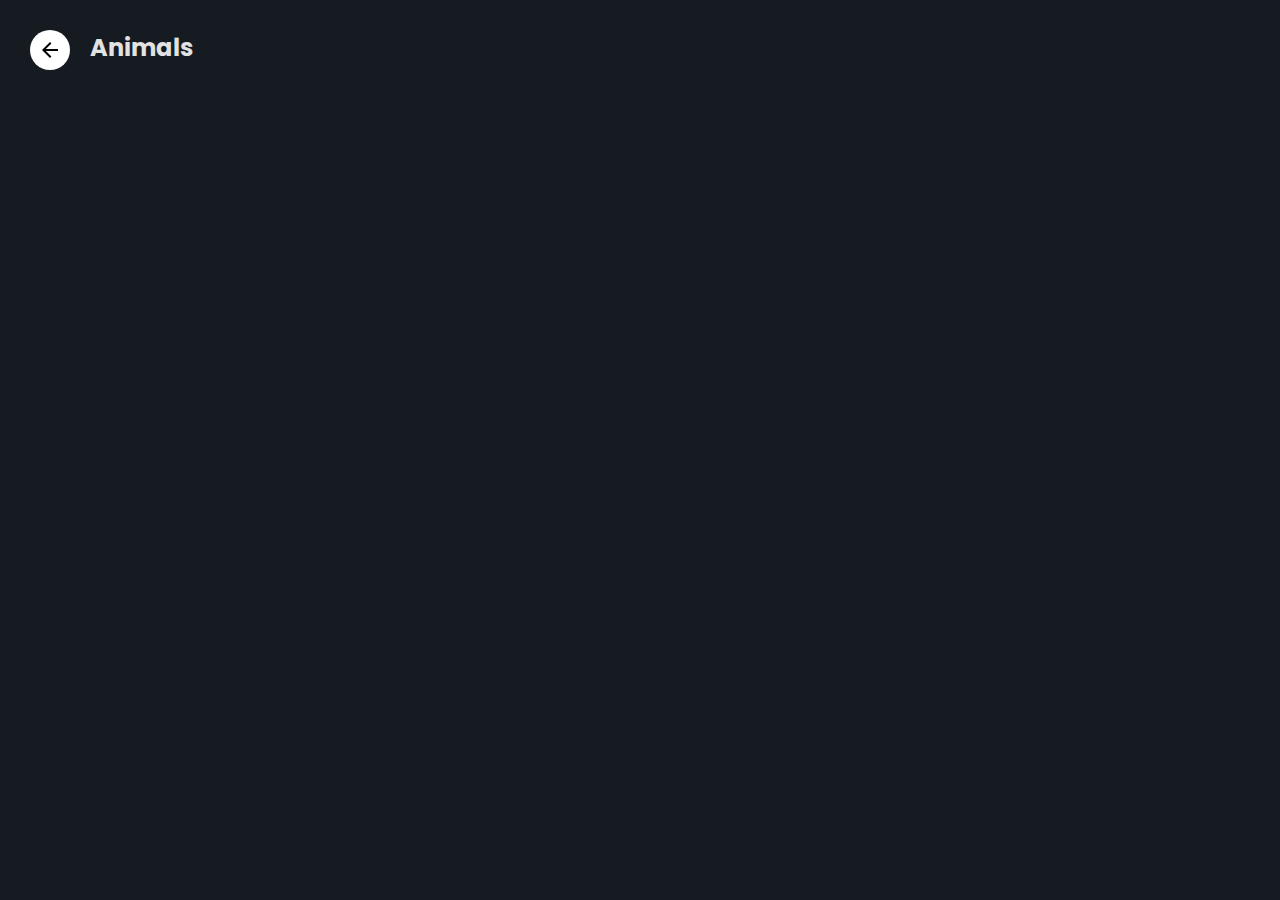
<file: animals.html>
<!DOCTYPE html>
<html lang="en">

<head>
    <meta charset="UTF-8">
    <meta name="viewport" content="width=device-width, initial-scale=1.0">
    <title>animals</title>
    <link rel="stylesheet" href="style.css">
    <link rel="shortcut icon" href="images/logo.png" type="image/x-icon">
</head>

<body>
    <header>
        <nav>
            <div class="links"> <a href="/IG-Image-Gallery/photos.html"><svg xmlns="http://www.w3.org/2000/svg" height="24px"
                        viewBox="0 -960 960 960" width="24px" fill="black">
                        <path d="m313-440 224 224-57 56-320-320 320-320 57 56-224 224h487v80H313Z" />
                    </svg></a>
                <h2>Animals</h2>
            </div>
        </nav>
    </header>

    <main>
        <section>
            <div class="gallery">
            </div>
        </section>
    </main>


</body>



<script>
    const API_KEY = "KuYPltiInS50eJHTtCBnDHoXAlgOeOPcSWmRwvdZxCc5VHVVzYpNN4NL";
    const gallery = document.querySelector(".gallery");

    async function loadCategory(category = "nature") {
        const url = `https://api.pexels.com/v1/search?query=${category}&per_page=50`;
        const response = await fetch(url, { headers: { Authorization: API_KEY } });
        const data = await response.json();

        gallery.innerHTML = data.photos
            .map(photo => `<div class="item"><img src="${photo.src.landscape}" alt="${photo.photographer}"> </div>`)
            .join('');
    }

    loadCategory("animals");

    setTimeout(() => {
        const images = document.querySelectorAll(".item img");

        images.forEach(img => {
            img.addEventListener("click", () => {
                // Create overlay
                const overlay = document.createElement("div");
                overlay.classList.add("overlay");

                // Add zoomed image + close button
                overlay.innerHTML = `
      <div class="overlay-content">
        <button class="close-btn" title="Close">
          <svg xmlns="http://www.w3.org/2000/svg" 
               viewBox="0 0 24 24" width="28" height="28" fill="#2e2e2e">
            <path d="M18 6L6 18M6 6l12 12" stroke="white" stroke-width="2" stroke-linecap="round"/>
          </svg>
        </button>
        <img src="${img.src}" class="zoomed">
        <button class="download-btn" title="Download Image" >Download</button>
      </div>
    `;

                document.body.appendChild(overlay);

                // Close when button clicked
                const closeBtn = overlay.querySelector(".close-btn");
                closeBtn.addEventListener("click", () => overlay.remove());

                // Also close when user clicks outside image area
                overlay.addEventListener("click", (e) => {
                    if (e.target === overlay) overlay.remove();
                });

                const downloadBtn = document.querySelector(".download-btn");
                const zoomedImg = document.querySelector(".zoomed");

                downloadBtn.addEventListener("click", async () => {
                    const imageURL = zoomedImg.src;
                    const fileName = "gallery-image-" + Date.now() + ".jpg";

                    try {
                        const response = await fetch(imageURL);
                        const blob = await response.blob();
                        const link = document.createElement("a");
                        link.href = URL.createObjectURL(blob);
                        link.download = fileName;
                        link.click();
                        URL.revokeObjectURL(link.href); // cleanup memory
                    } catch (error) {
                        alert("Download failed 😕");
                    }
                });
            });
        });
    }, 4000);
</script>


</html>
</file>
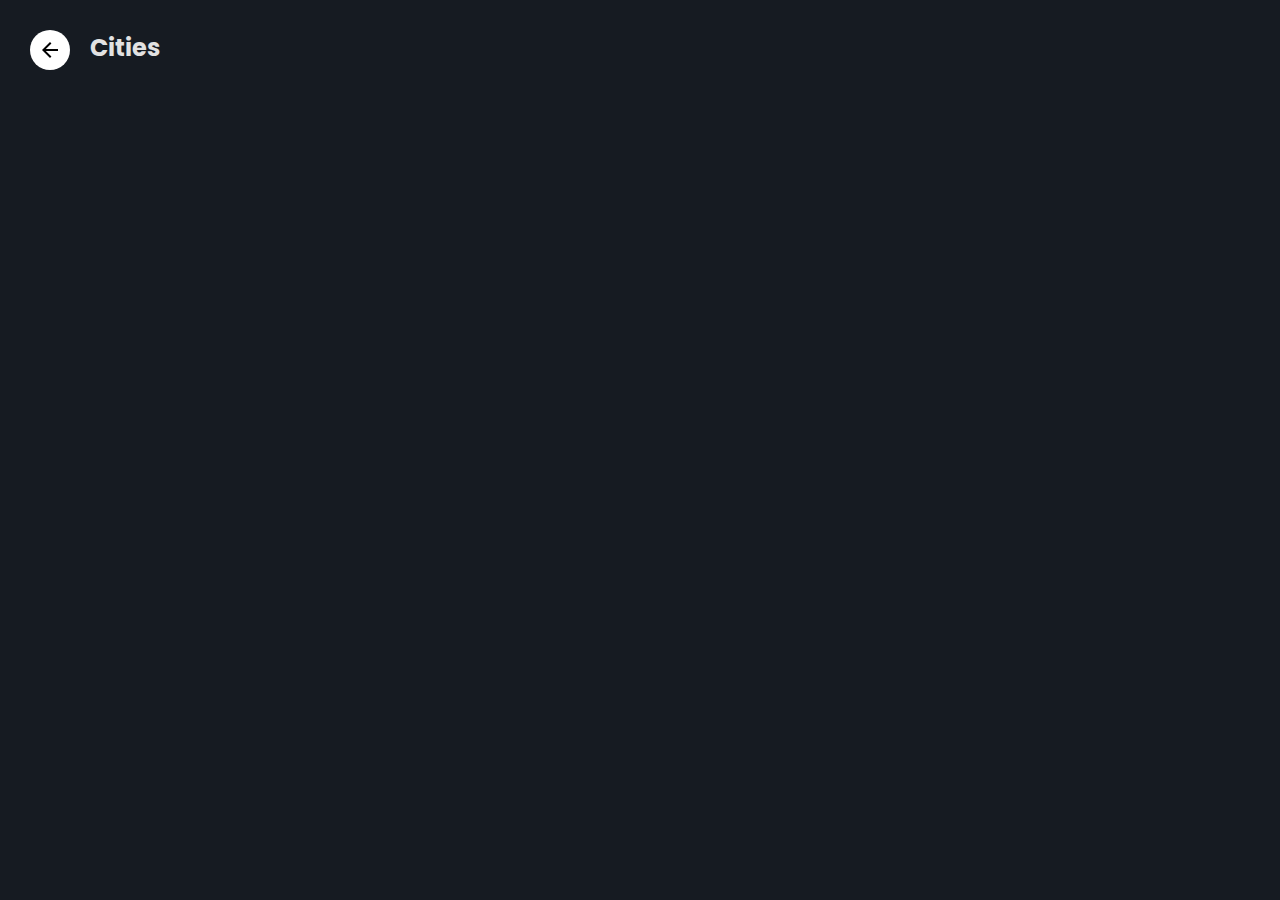
<file: cities.html>
<!DOCTYPE html>
<html lang="en">

<head>
    <meta charset="UTF-8">
    <meta name="viewport" content="width=device-width, initial-scale=1.0">
    <title>Cities</title>
    <link rel="stylesheet" href="style.css">
    <link rel="shortcut icon" href="images/logo.png" type="image/x-icon">
</head>

<body>
    <header>
        <nav>
            <div class="links"> <a href="/IG-Image-Gallery/photos.html"><svg xmlns="http://www.w3.org/2000/svg" height="24px"
                        viewBox="0 -960 960 960" width="24px" fill="black">
                        <path d="m313-440 224 224-57 56-320-320 320-320 57 56-224 224h487v80H313Z" />
                    </svg></a>
                <h2>Cities</h2>
            </div>


        </nav>
    </header>

    <main>
        <section>
            <div class="gallery">
            </div>
        </section>
    </main>


</body>



<script>
    const API_KEY = "KuYPltiInS50eJHTtCBnDHoXAlgOeOPcSWmRwvdZxCc5VHVVzYpNN4NL";
    const gallery = document.querySelector(".gallery");

    async function loadCategory(category = "nature") {
        const url = `https://api.pexels.com/v1/search?query=${category}&per_page=50`;
        const response = await fetch(url, { headers: { Authorization: API_KEY } });
        const data = await response.json();

        gallery.innerHTML = data.photos
            .map(photo => `<div class="item"><img src="${photo.src.landscape}" alt="${photo.photographer}"> </div>`)
            .join('');
    }

    loadCategory("cities");

    setTimeout(() => {
        const images = document.querySelectorAll(".item img");

        images.forEach(img => {
            img.addEventListener("click", () => {
                // Create overlay
                const overlay = document.createElement("div");
                overlay.classList.add("overlay");

                // Add zoomed image + close button
                overlay.innerHTML = `
      <div class="overlay-content">
        <button class="close-btn" title="Close">
          <svg xmlns="http://www.w3.org/2000/svg" 
               viewBox="0 0 24 24" width="28" height="28" fill="white">
            <path d="M18 6L6 18M6 6l12 12" stroke="white" stroke-width="2" stroke-linecap="round"/>
          </svg>
        </button>
        <img src="${img.src}" class="zoomed">
        <button class="download-btn" title="Download Image" >Download</button>
      </div>
    `;

                document.body.appendChild(overlay);

                // Close when button clicked
                const closeBtn = overlay.querySelector(".close-btn");
                closeBtn.addEventListener("click", () => overlay.remove());

                // Also close when user clicks outside image area
                overlay.addEventListener("click", (e) => {
                    if (e.target === overlay) overlay.remove();
                });

                const downloadBtn = document.querySelector(".download-btn");
                const zoomedImg = document.querySelector(".zoomed");

                downloadBtn.addEventListener("click", async () => {
                    const imageURL = zoomedImg.src;
                    const fileName = "gallery-image-" + Date.now() + ".jpg";

                    try {
                        const response = await fetch(imageURL);
                        const blob = await response.blob();
                        const link = document.createElement("a");
                        link.href = URL.createObjectURL(blob);
                        link.download = fileName;
                        link.click();
                        URL.revokeObjectURL(link.href); // cleanup memory
                    } catch (error) {
                        alert("Download failed 😕");
                    }
                });
            });
        });
    }, 4000);
</script>


</html>
</file>
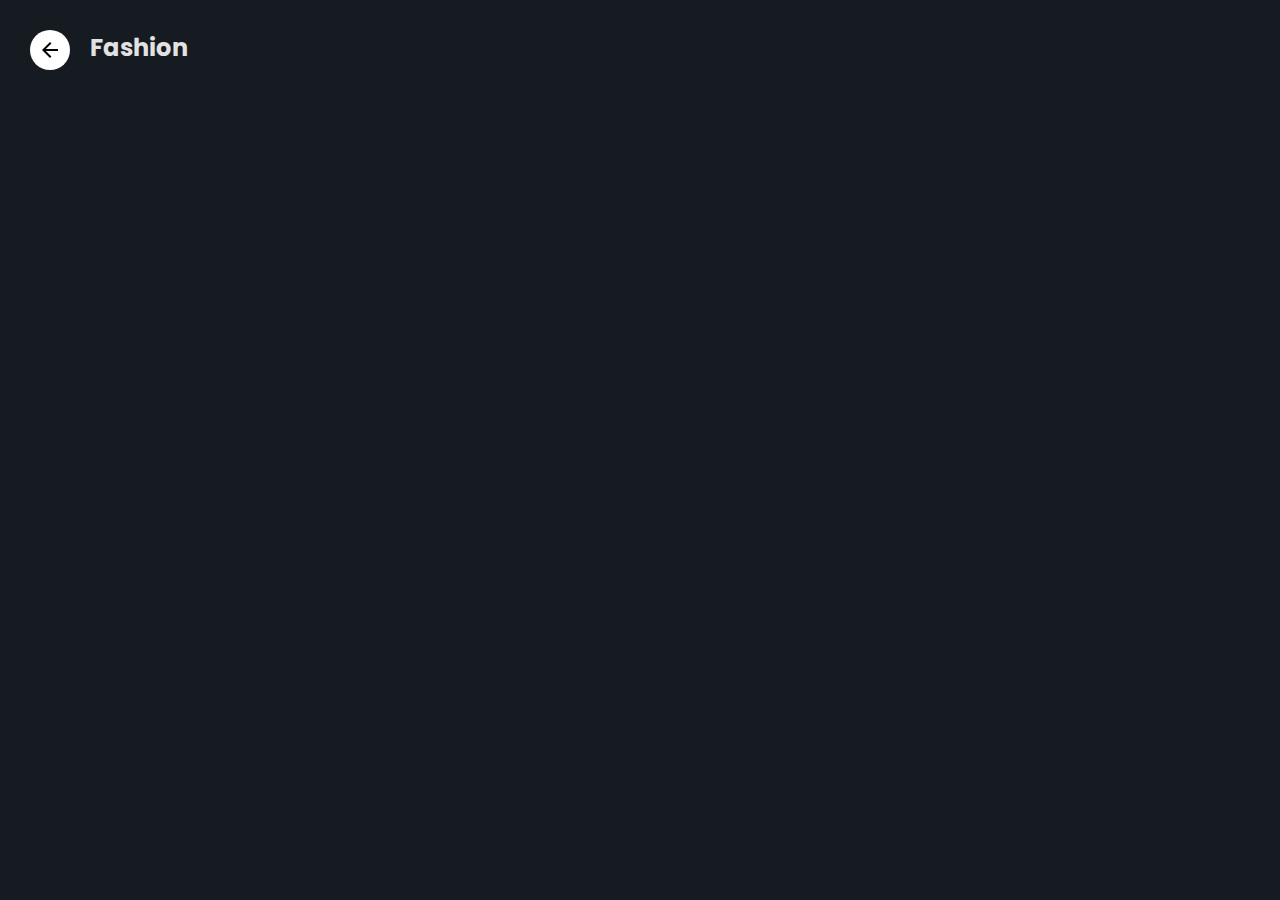
<file: fashion.html>
<!DOCTYPE html>
<html lang="en">

<head>
    <meta charset="UTF-8">
    <meta name="viewport" content="width=device-width, initial-scale=1.0">
    <title>Fashion</title>
    <link rel="stylesheet" href="style.css">
    <link rel="shortcut icon" href="images/logo.png" type="image/x-icon">
</head>

<body>
    <header>
        <nav>
            <div class="links"> <a href="/IG-Image-Gallery/photos.html"><svg xmlns="http://www.w3.org/2000/svg" height="24px"
                        viewBox="0 -960 960 960" width="24px" fill="black">
                        <path d="m313-440 224 224-57 56-320-320 320-320 57 56-224 224h487v80H313Z" />
                    </svg></a>
                <h2>Fashion</h2>
            </div>
        </nav>
    </header>

    <main>
        <section>
            <div class="gallery">
            </div>
        </section>
    </main>


</body>



<script>
    const API_KEY = "KuYPltiInS50eJHTtCBnDHoXAlgOeOPcSWmRwvdZxCc5VHVVzYpNN4NL";
    const gallery = document.querySelector(".gallery");

    async function loadCategory(category = "nature") {
        const url = `https://api.pexels.com/v1/search?query=${category}&per_page=50`;
        const response = await fetch(url, { headers: { Authorization: API_KEY } });
        const data = await response.json();

        gallery.innerHTML = data.photos
            .map(photo => `<div class="item"><img src="${photo.src.landscape}" alt="${photo.photographer}"> </div>`)
            .join('');
    }

    loadCategory("fashion");

    setTimeout(() => {
        const images = document.querySelectorAll(".item img");

        images.forEach(img => {
            img.addEventListener("click", () => {
                // Create overlay
                const overlay = document.createElement("div");
                overlay.classList.add("overlay");

                // Add zoomed image + close button
                overlay.innerHTML = `
      <div class="overlay-content">
        <button class="close-btn" title="Close">
          <svg xmlns="http://www.w3.org/2000/svg" 
               viewBox="0 0 24 24" width="28" height="28" fill="#2e2e2e">
            <path d="M18 6L6 18M6 6l12 12" stroke="white" stroke-width="2" stroke-linecap="round"/>
          </svg>
        </button>
        <img src="${img.src}" class="zoomed">
        <button class="download-btn" title="Download Image" >Download</button>
      </div>
    `;

                document.body.appendChild(overlay);

                // Close when button clicked
                const closeBtn = overlay.querySelector(".close-btn");
                closeBtn.addEventListener("click", () => overlay.remove());

                // Also close when user clicks outside image area
                overlay.addEventListener("click", (e) => {
                    if (e.target === overlay) overlay.remove();
                });

                const downloadBtn = document.querySelector(".download-btn");
                const zoomedImg = document.querySelector(".zoomed");

                downloadBtn.addEventListener("click", async () => {
                    const imageURL = zoomedImg.src;
                    const fileName = "gallery-image-" + Date.now() + ".jpg";

                    try {
                        const response = await fetch(imageURL);
                        const blob = await response.blob();
                        const link = document.createElement("a");
                        link.href = URL.createObjectURL(blob);
                        link.download = fileName;
                        link.click();
                        URL.revokeObjectURL(link.href); // cleanup memory
                    } catch (error) {
                        alert("Download failed 😕");
                    }
                });
            });
        });
    }, 4000);
</script>


</html>
</file>
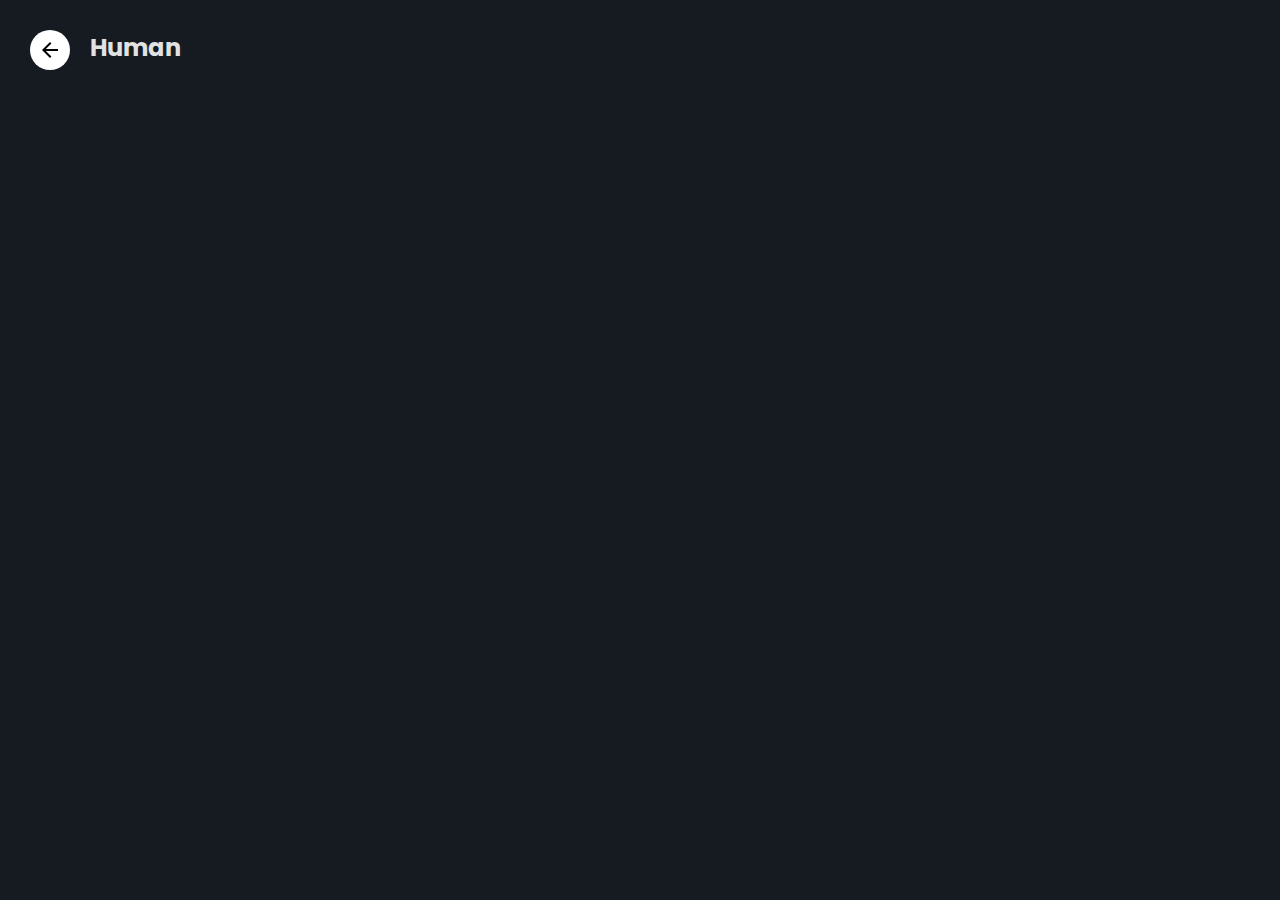
<file: human.html>
<!DOCTYPE html>
<html lang="en">

<head>
    <meta charset="UTF-8">
    <meta name="viewport" content="width=device-width, initial-scale=1.0">
    <title>People</title>
    <link rel="stylesheet" href="style.css">
    <link rel="shortcut icon" href="images/logo.png" type="image/x-icon">
</head>

<body>
    <header>
        <nav>
            <div class="links"> <a href="/IG-Image-Gallery/photos.html"><svg xmlns="http://www.w3.org/2000/svg" height="24px"
                        viewBox="0 -960 960 960" width="24px" fill="black">
                        <path d="m313-440 224 224-57 56-320-320 320-320 57 56-224 224h487v80H313Z" />
                    </svg></a>
                <h2>Human</h2>
            </div>
        </nav>
    </header>

    <main>
        <section>
            <div class="gallery">
            </div>
        </section>
    </main>


</body>


<script>
    const API_KEY = "KuYPltiInS50eJHTtCBnDHoXAlgOeOPcSWmRwvdZxCc5VHVVzYpNN4NL";
    const gallery = document.querySelector(".gallery");

    async function loadCategory(category = "nature") {
        const url = `https://api.pexels.com/v1/search?query=${category}&per_page=50`;
        const response = await fetch(url, { headers: { Authorization: API_KEY } });
        const data = await response.json();

        gallery.innerHTML = data.photos
            .map(photo => `<div class="item"><img src="${photo.src.landscape}" alt="${photo.photographer}"> </div>`)
            .join('');
    }

    loadCategory("human");

    setTimeout(() => {
        const images = document.querySelectorAll(".item img");

        images.forEach(img => {
            img.addEventListener("click", () => {
                // Create overlay
                const overlay = document.createElement("div");
                overlay.classList.add("overlay");

                // Add zoomed image + close button
                overlay.innerHTML = `
      <div class="overlay-content">
        <button class="close-btn" title="Close">
          <svg xmlns="http://www.w3.org/2000/svg" 
               viewBox="0 0 24 24" width="28" height="28" fill="#2e2e2e">
            <path d="M18 6L6 18M6 6l12 12" stroke="white" stroke-width="2" stroke-linecap="round"/>
          </svg>
        </button>
        <img src="${img.src}" class="zoomed">
        <button class="download-btn" title="Download Image" >Download</button>
      </div>
    `;

                document.body.appendChild(overlay);

                // Close when button clicked
                const closeBtn = overlay.querySelector(".close-btn");
                closeBtn.addEventListener("click", () => overlay.remove());

                // Also close when user clicks outside image area
                overlay.addEventListener("click", (e) => {
                    if (e.target === overlay) overlay.remove();
                });

                const downloadBtn = document.querySelector(".download-btn");
                const zoomedImg = document.querySelector(".zoomed");

                downloadBtn.addEventListener("click", async () => {
                    const imageURL = zoomedImg.src;
                    const fileName = "gallery-image-" + Date.now() + ".jpg";

                    try {
                        const response = await fetch(imageURL);
                        const blob = await response.blob();
                        const link = document.createElement("a");
                        link.href = URL.createObjectURL(blob);
                        link.download = fileName;
                        link.click();
                        URL.revokeObjectURL(link.href); // cleanup memory
                    } catch (error) {
                        alert("Download failed 😕");
                    }
                });
            });
        });
    }, 4000);
</script>


</html>
</file>
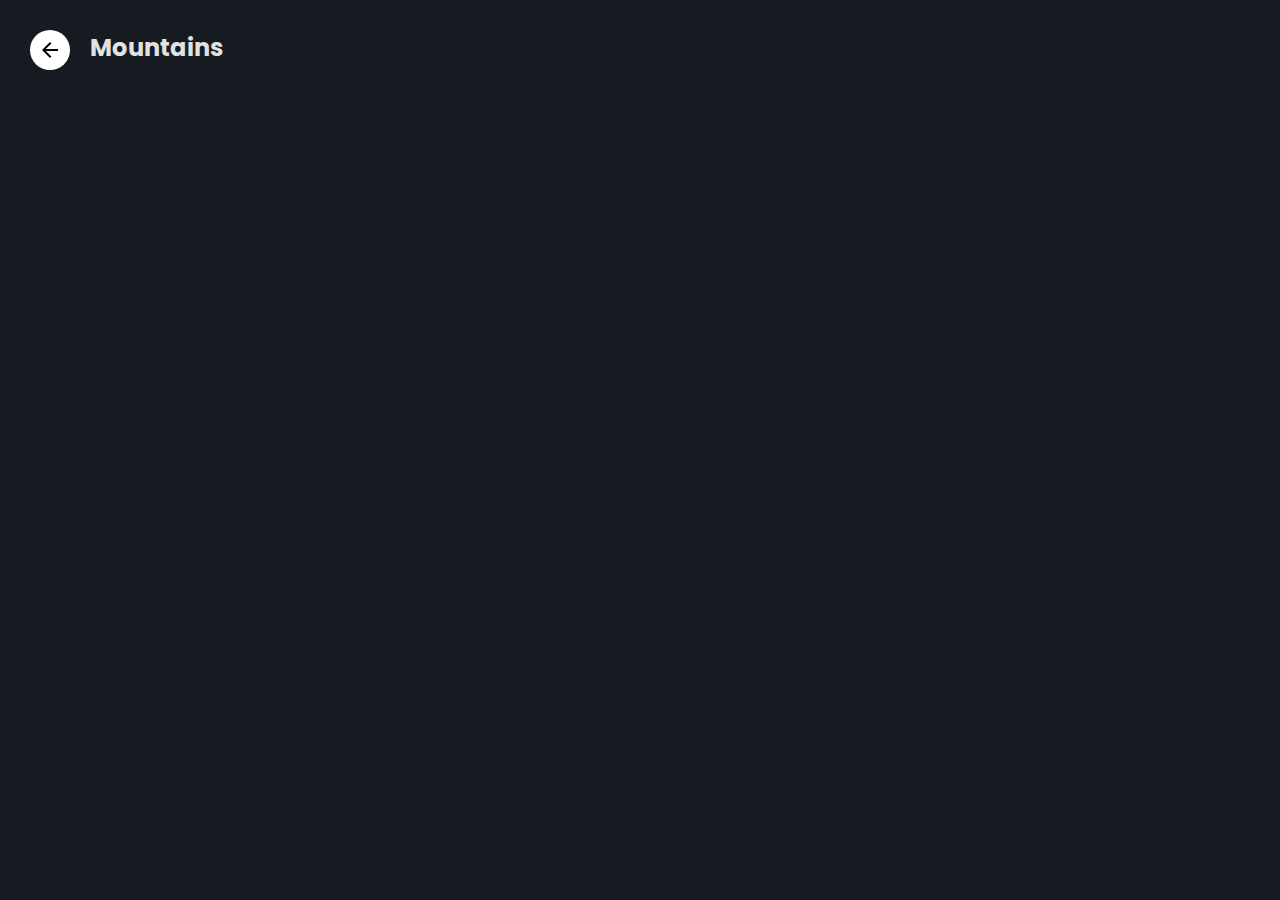
<file: mountains.html>
<!DOCTYPE html>
<html lang="en">

<head>
    <meta charset="UTF-8">
    <meta name="viewport" content="width=device-width, initial-scale=1.0">
    <title>Mountains</title>
    <link rel="stylesheet" href="style.css">
    <link rel="shortcut icon" href="images/logo.png" type="image/x-icon">
</head>

<body>

    <header>
        <nav>
            <div class="links"> <a href="/IG-Image-Gallery/photos.html"><svg xmlns="http://www.w3.org/2000/svg" height="24px"
                        viewBox="0 -960 960 960" width="24px" fill="black">
                        <path d="m313-440 224 224-57 56-320-320 320-320 57 56-224 224h487v80H313Z" />
                    </svg></a>
                <h2>Mountains</h2>
            </div>

        </nav>
    </header>

    <main>
        <section>
            <div class="gallery">
            </div>
        </section>
    </main>


</body>



<script>
    const API_KEY = "KuYPltiInS50eJHTtCBnDHoXAlgOeOPcSWmRwvdZxCc5VHVVzYpNN4NL";
    const gallery = document.querySelector(".gallery");

    async function loadCategory(category = "nature") {
        const url = `https://api.pexels.com/v1/search?query=${category}&per_page=50`;
        const response = await fetch(url, { headers: { Authorization: API_KEY } });
        const data = await response.json();

        gallery.innerHTML = data.photos
            .map(photo => `<div class="item"><img src="${photo.src.landscape}" alt="${photo.photographer}"> </div>`)
            .join('');
    }

    loadCategory("mountains");

    setTimeout(() => {
        const images = document.querySelectorAll(".item img");

        images.forEach(img => {
            img.addEventListener("click", () => {
                // Create overlay
                const overlay = document.createElement("div");
                overlay.classList.add("overlay");

                // Add zoomed image + close button
                overlay.innerHTML = `
      <div class="overlay-content">
        <button class="close-btn" title="Close">
          <svg xmlns="http://www.w3.org/2000/svg" 
               viewBox="0 0 24 24" width="28" height="28" fill="white">
            <path d="M18 6L6 18M6 6l12 12" stroke="white" stroke-width="2" stroke-linecap="round"/>
          </svg>
        </button>
        <img src="${img.src}" class="zoomed">
        <button class="download-btn" title="Download Image" >Download</button>
      </div>
    `;

                document.body.appendChild(overlay);

                // Close when button clicked
                const closeBtn = overlay.querySelector(".close-btn");
                closeBtn.addEventListener("click", () => overlay.remove());

                // Also close when user clicks outside image area
                overlay.addEventListener("click", (e) => {
                    if (e.target === overlay) overlay.remove();
                });

                const downloadBtn = document.querySelector(".download-btn");
                const zoomedImg = document.querySelector(".zoomed");

                downloadBtn.addEventListener("click", async () => {
                    const imageURL = zoomedImg.src;
                    const fileName = "gallery-image-" + Date.now() + ".jpg";

                    try {
                        const response = await fetch(imageURL);
                        const blob = await response.blob();
                        const link = document.createElement("a");
                        link.href = URL.createObjectURL(blob);
                        link.download = fileName;
                        link.click();
                        URL.revokeObjectURL(link.href); // cleanup memory
                    } catch (error) {
                        alert("Download failed 😕");
                    }
                });

            });
        });
    }, 4000);
</script>


</html>
</file>
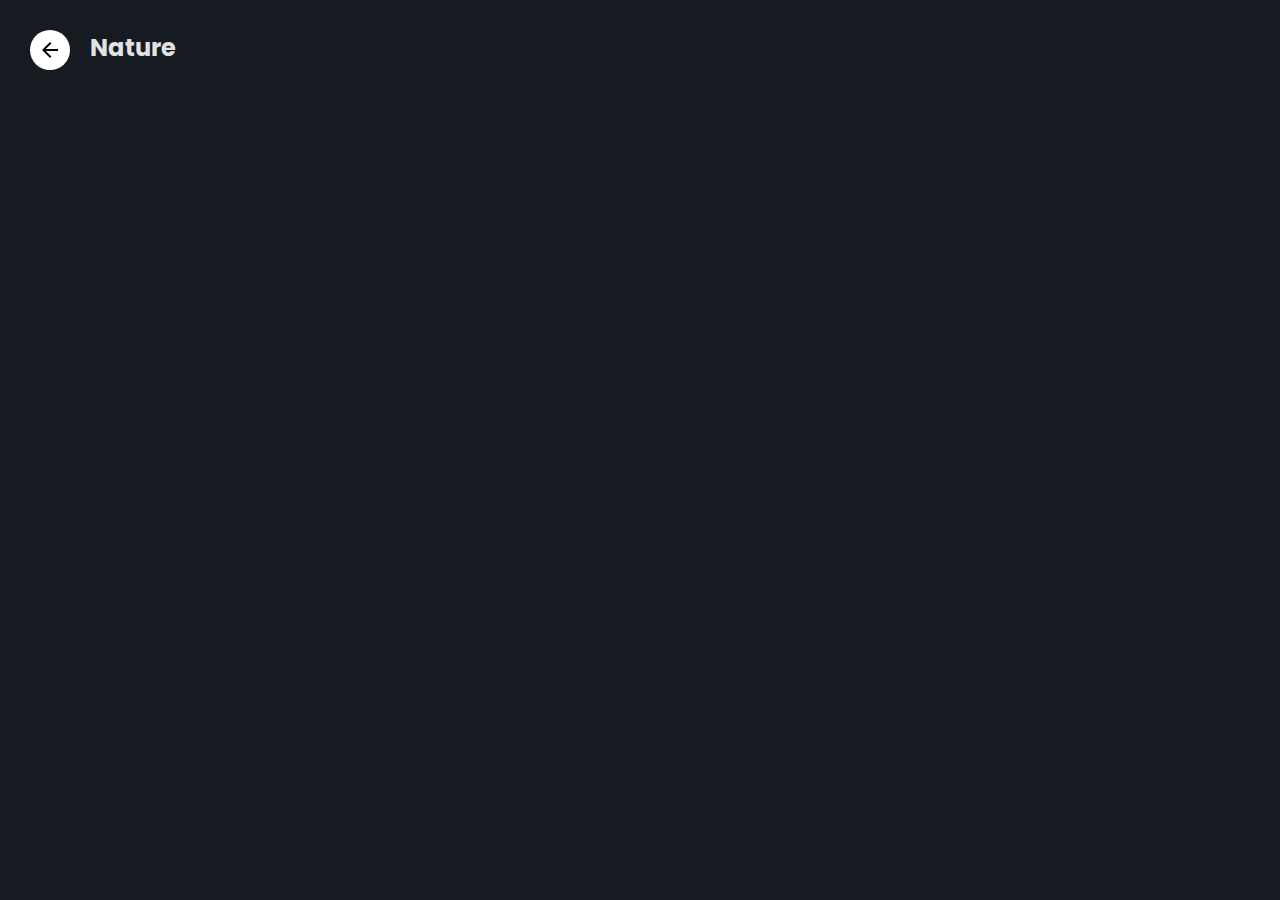
<file: nature.html>
<!DOCTYPE html>
<html lang="en">

<head>
    <meta charset="UTF-8">
    <meta name="viewport" content="width=device-width, initial-scale=1.0">
    <title>Nature</title>
    <link rel="stylesheet" href="style.css">
    <link rel="shortcut icon" href="images/logo.png" type="image/x-icon">
</head>

<body>

    <header>
        <nav>
            <div class="links"> <a href="/IG-Image-Gallery/photos.html"><svg xmlns="http://www.w3.org/2000/svg" height="24px"
                        viewBox="0 -960 960 960" width="24px" fill="black">
                        <path d="m313-440 224 224-57 56-320-320 320-320 57 56-224 224h487v80H313Z" />
                    </svg></a>
                <h2>Nature</h2>
            </div>


        </nav>
    </header>


    <main>
        <section>
            <div class="gallery">
            </div>
        </section>
    </main>


</body>



<script>
    const API_KEY = "KuYPltiInS50eJHTtCBnDHoXAlgOeOPcSWmRwvdZxCc5VHVVzYpNN4NL";
    const gallery = document.querySelector(".gallery");

    async function loadCategory(category = "nature") {
        const url = `https://api.pexels.com/v1/search?query=${category}&per_page=50`;
        const response = await fetch(url, { headers: { Authorization: API_KEY } });
        const data = await response.json();

        gallery.innerHTML = data.photos
            .map(photo => `<div class="item"><img src="${photo.src.landscape}" alt="${photo.photographer}"> </div>`)
            .join('');
    }

    loadCategory("nature");

    setTimeout(() => {
        const images = document.querySelectorAll(".item img");

        images.forEach(img => {
            img.addEventListener("click", () => {
                // Create overlay
                const overlay = document.createElement("div");
                overlay.classList.add("overlay");

                // Add zoomed image + close button
                overlay.innerHTML = `
      <div class="overlay-content">
        <button class="close-btn" title="Close">
          <svg xmlns="http://www.w3.org/2000/svg" 
               viewBox="0 0 24 24" width="28" height="28" fill="white">
            <path d="M18 6L6 18M6 6l12 12" stroke="white" stroke-width="2" stroke-linecap="round"/>
          </svg>
        </button>
        <img src="${img.src}" class="zoomed">
         <button class="download-btn" title="Download Image" >Download</button>
      </div>
    `;

                document.body.appendChild(overlay);

                // Close when button clicked
                const closeBtn = overlay.querySelector(".close-btn");
                closeBtn.addEventListener("click", () => overlay.remove());

                // Also close when user clicks outside image area
                overlay.addEventListener("click", (e) => {
                    if (e.target === overlay) overlay.remove();
                });

                const downloadBtn = document.querySelector(".download-btn");
                const zoomedImg = document.querySelector(".zoomed");

                downloadBtn.addEventListener("click", async () => {
                    const imageURL = zoomedImg.src;
                    const fileName = "gallery-image-" + Date.now() + ".jpg";

                    try {
                        const response = await fetch(imageURL);
                        const blob = await response.blob();
                        const link = document.createElement("a");
                        link.href = URL.createObjectURL(blob);
                        link.download = fileName;
                        link.click();
                        URL.revokeObjectURL(link.href); // cleanup memory
                    } catch (error) {
                        alert("Download failed 😕");
                    }
                });
            });




        });
    }, 4000);
</script>


</html>
</file>
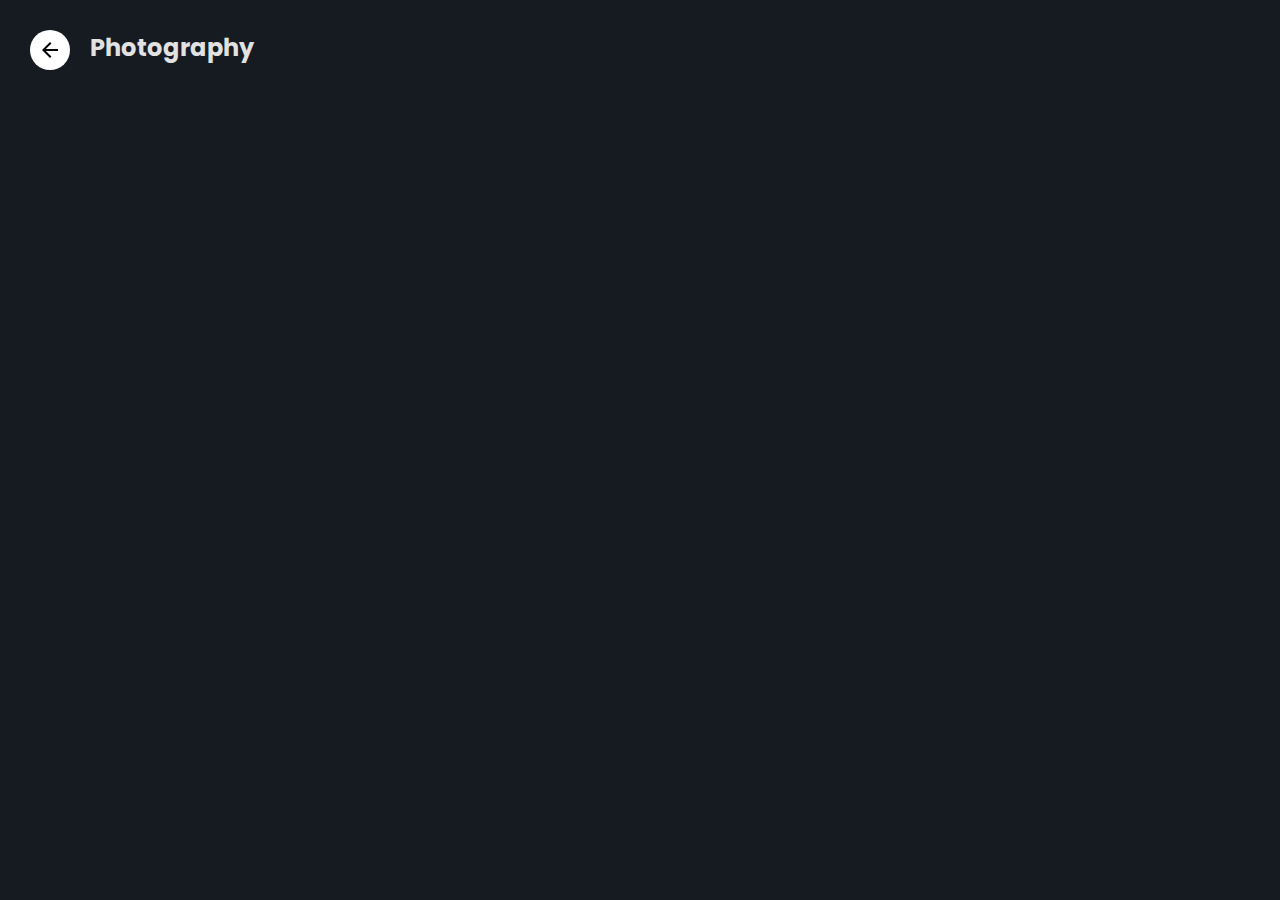
<file: photography.html>
<!DOCTYPE html>
<html lang="en">

<head>
    <meta charset="UTF-8">
    <meta name="viewport" content="width=device-width, initial-scale=1.0">
    <title>Photography</title>
    <link rel="stylesheet" href="style.css">
    <link rel="shortcut icon" href="images/logo.png" type="image/x-icon">
</head>

<body>
    <header>
        <nav>
            <div class="links"> <a href="/IG-Image-Gallery/photos.html"><svg xmlns="http://www.w3.org/2000/svg" height="24px"
                        viewBox="0 -960 960 960" width="24px" fill="black">
                        <path d="m313-440 224 224-57 56-320-320 320-320 57 56-224 224h487v80H313Z" />
                    </svg></a>
                <h2>Photography</h2>
            </div>


        </nav>
    </header>

    <main>
        <section>
            <div class="gallery">
            </div>
        </section>
    </main>


</body>



<script>
    const API_KEY = "KuYPltiInS50eJHTtCBnDHoXAlgOeOPcSWmRwvdZxCc5VHVVzYpNN4NL";
    const gallery = document.querySelector(".gallery");

    async function loadCategory(category = "nature") {
        const url = `https://api.pexels.com/v1/search?query=${category}&per_page=50`;
        const response = await fetch(url, { headers: { Authorization: API_KEY } });
        const data = await response.json();

        gallery.innerHTML = data.photos
            .map(photo => `<div class="item"><img src="${photo.src.landscape}" alt="${photo.photographer}"> </div>`)
            .join('');
    }

    // Bas ye line change karke category badal:
    loadCategory("photography");

    setTimeout(() => {
        const images = document.querySelectorAll(".item img");

        images.forEach(img => {
            img.addEventListener("click", () => {
                // Create overlay
                const overlay = document.createElement("div");
                overlay.classList.add("overlay");

                // Add zoomed image + close button
                overlay.innerHTML = `
      <div class="overlay-content">
        
        <img src="${img.src}" class="zoomed">
        <button class="download-btn" title="Download Image" >Download</button>
        <button class="close-btn" title="Close">
          <svg xmlns="http://www.w3.org/2000/svg" 
               viewBox="0 0 24 24" width="28" height="28">
            <path d="M18 6L6 18M6 6l12 12" stroke="white" stroke-width="2" stroke-linecap="round"/>
          </svg>
        </button>
      </div>
    `;

                document.body.appendChild(overlay);

                // Close when button clicked
                const closeBtn = overlay.querySelector(".close-btn");
                closeBtn.addEventListener("click", () => overlay.remove());

                // Also close when user clicks outside image area
                overlay.addEventListener("click", (e) => {
                    if (e.target === overlay) overlay.remove();
                });

                const downloadBtn = document.querySelector(".download-btn");
                const zoomedImg = document.querySelector(".zoomed");

                downloadBtn.addEventListener("click", async () => {
                    const imageURL = zoomedImg.src;
                    const fileName = "gallery-image-" + Date.now() + ".jpg";

                    try {
                        const response = await fetch(imageURL);
                        const blob = await response.blob();
                        const link = document.createElement("a");
                        link.href = URL.createObjectURL(blob);
                        link.download = fileName;
                        link.click();
                        URL.revokeObjectURL(link.href); // cleanup memory
                    } catch (error) {
                        alert("Download failed 😕");
                    }
                });
            });
        });
    }, 4000);
</script>


</html>
</file>
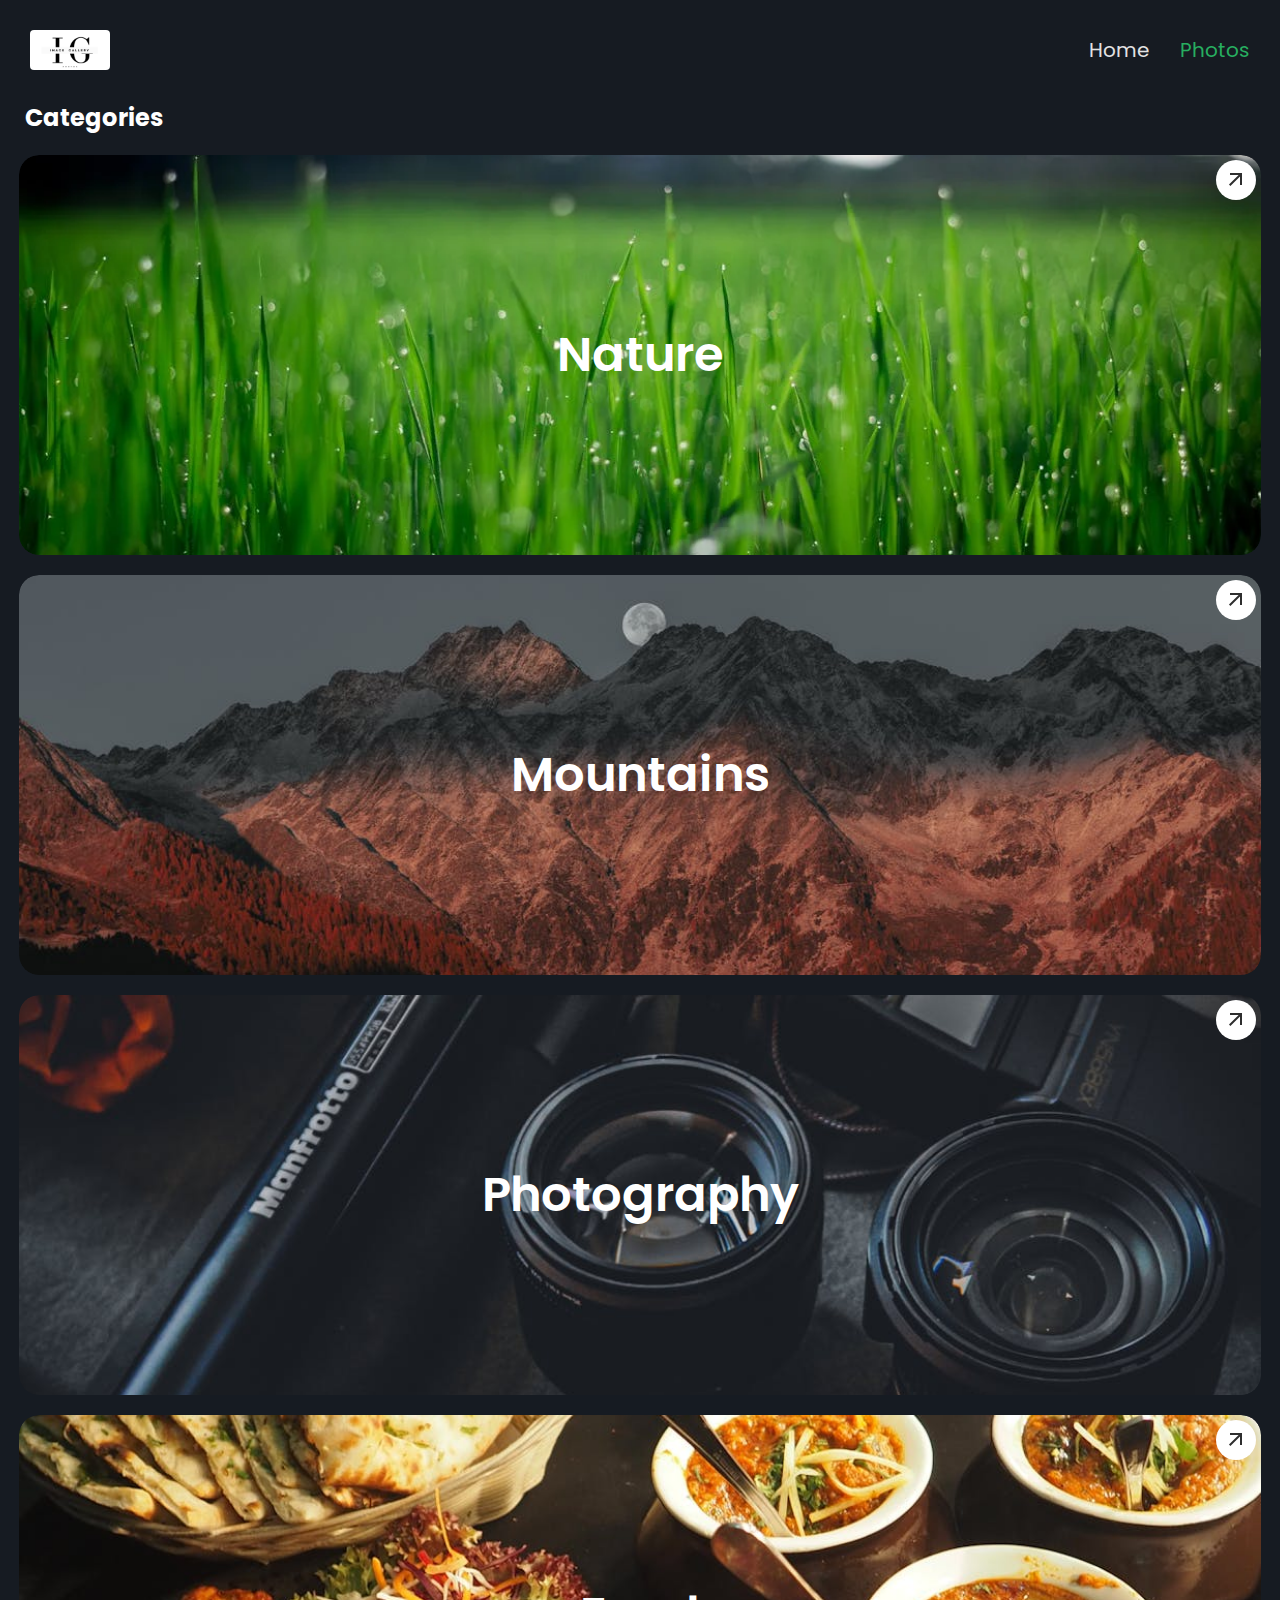
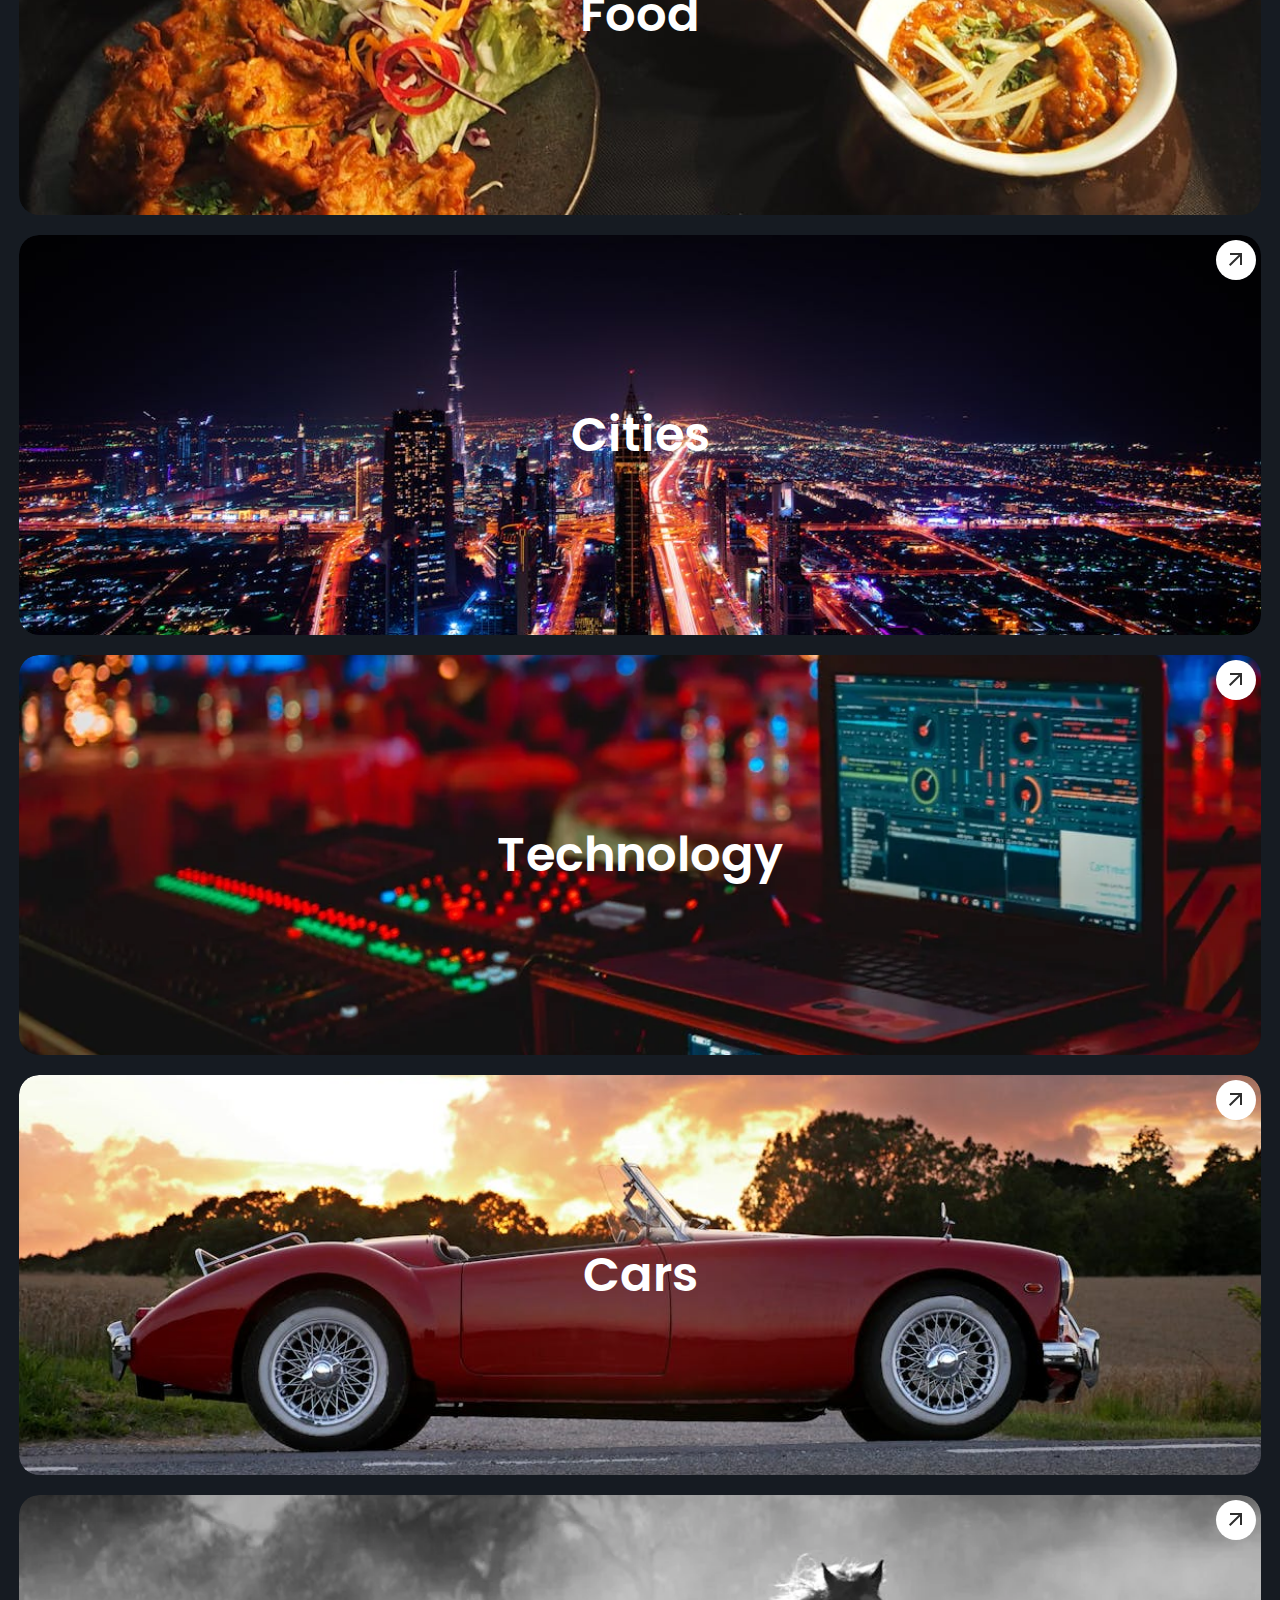
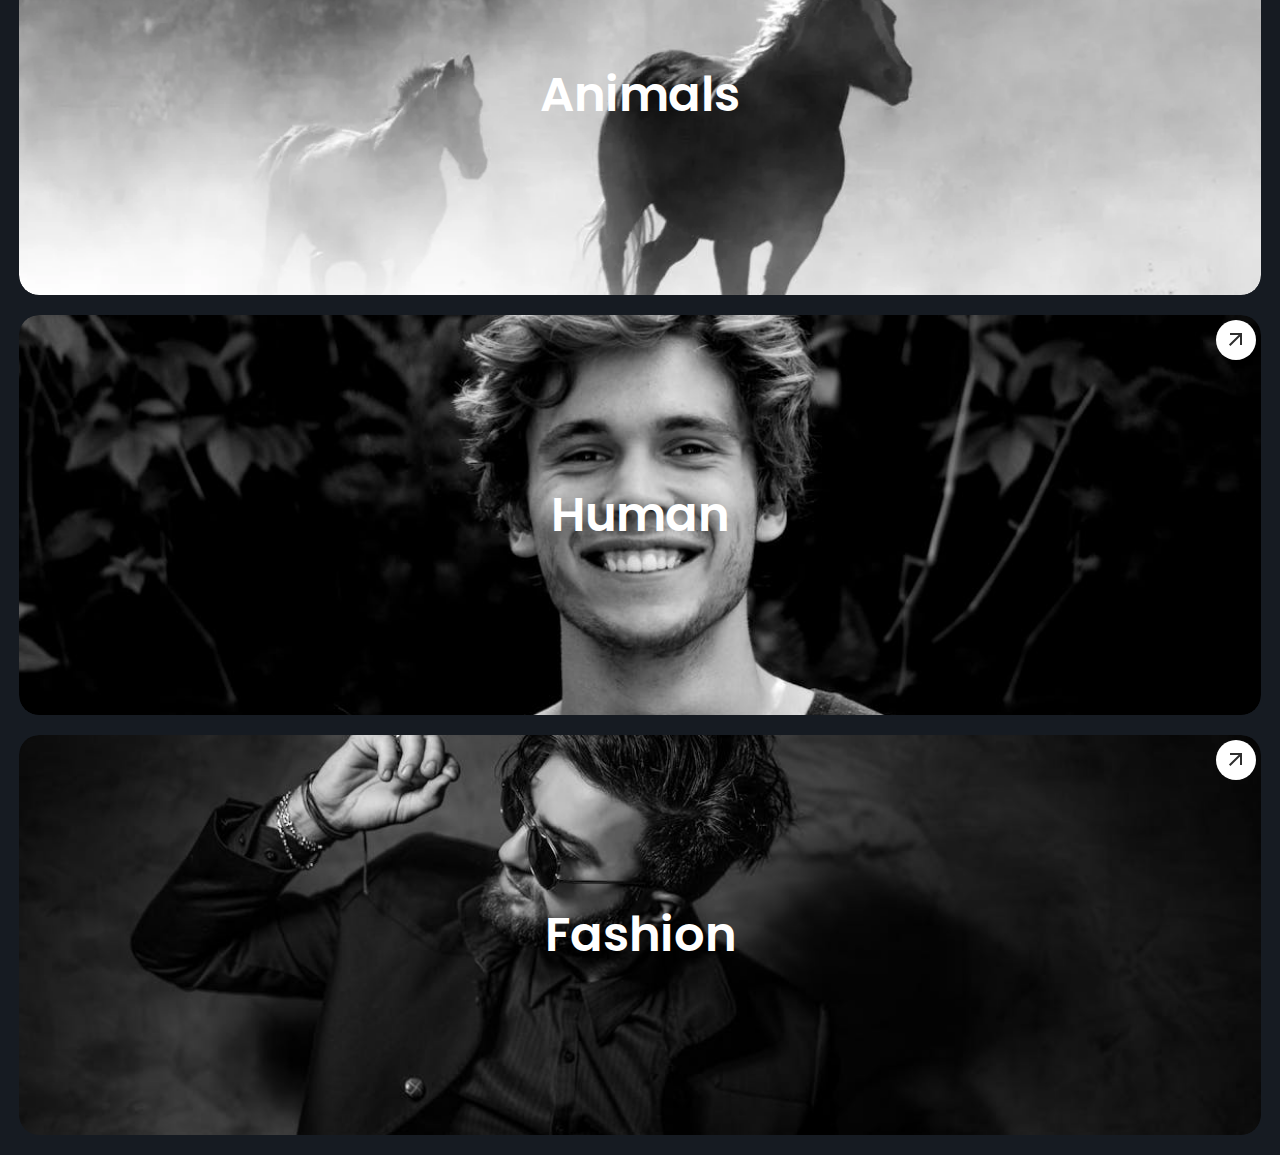
<file: photos.html>
<!DOCTYPE html>
<html lang="en">

<head>
    <meta charset="UTF-8">
    <meta name="viewport" content="width=device-width, initial-scale=1.0">
    <title>Image Gallery - Photos</title>
    <link rel="stylesheet" href="style.css">
    <link rel="shortcut icon" href="images/logo.png" type="image/x-icon">
</head>

<body>
    <header>
        <nav>
             <img src="images/logo2.png" alt="logo">
            <ul>
                <li class="nav-links"><a href="/IG-Image-Gallery/">Home</a></li>
                <li class="nav-links active"><a href="/IG-Image-Gallery/photos.html">Photos</a></li>
                <li class="hide" onclick=showSidebar()><svg xmlns="http://www.w3.org/2000/svg" height="40px"
                        viewBox="0 -960 960 960" width="40px" fill="#fff">
                        <path d="M120-240v-80h720v80H120Zm0-200v-80h720v80H120Zm0-200v-80h720v80H120Z" />
                    </svg></li>
            </ul>


        </nav>

        <ul class="sidebar">
            <li onclick=hideSidebar()><svg xmlns="http://www.w3.org/2000/svg" height="26px" viewBox="0 -960 960 960"
                    width="26px" fill="#e2e2e2">
                    <path
                        d="m256-200-56-56 224-224-224-224 56-56 224 224 224-224 56 56-224 224 224 224-56 56-224-224-224 224Z" />
                </svg></li>
            <li><a href="/IG-Image-Gallery/">Home</a></li>
            <li><a href="/IG-Image-Gallery/photos.html">Photos</a></li>

        </ul>

    </header>

    <main>
        <h2 style="color: white; margin-left: 25px; margin-bottom: 20px;">Categories</h2>
        <section>
            
            <div class="category">
                <div class="item"><a href="/IG-Image-Gallery/nature.html"><img src="images/nature.png" alt=""> <a href="/IG-Image-Gallery/nature.html"><svg
                                xmlns="http://www.w3.org/2000/svg" height="24px" viewBox="0 -960 960 960" width="24px"
                                fill="#2e2e2e">
                                <path d="m256-240-56-56 384-384H240v-80h480v480h-80v-344L256-240Z" />
                            </svg></a></a> <span>Nature</span></div>
                <div class="item"><a href="/IG-Image-Gallery/mountains.html"><img src="images/mountain.png" alt=""> <a href="/IG-Image-Gallery/mountains.html"><svg
                                xmlns="http://www.w3.org/2000/svg" height="24px" viewBox="0 -960 960 960" width="24px"
                                fill="#2e2e2e">
                                <path d="m256-240-56-56 384-384H240v-80h480v480h-80v-344L256-240Z" />
                            </svg></a></a> <span>Mountains</span></div>
                <div class="item"><a href="/IG-Image-Gallery/photography.html"><img src="images/photography.png" alt=""> <a href="/IG-Image-Gallery/photography.html"><svg
                                xmlns="http://www.w3.org/2000/svg" height="24px" viewBox="0 -960 960 960" width="24px"
                                fill="#2e2e2e">
                                <path d="m256-240-56-56 384-384H240v-80h480v480h-80v-344L256-240Z" />
                            </svg></a></a> <span>Photography</span></div>
                <div class="item"><a href="/IG-Image-Gallery/food.html"><img src="images/food.png" alt=""> <a href="/IG-Image-Gallery/food.html"><svg
                                xmlns="http://www.w3.org/2000/svg" height="24px" viewBox="0 -960 960 960" width="24px"
                                fill="#2e2e2e">
                                <path d="m256-240-56-56 384-384H240v-80h480v480h-80v-344L256-240Z" />
                            </svg></a></a> <span>Food</span></div>
                <div class="item"><a href="/IG-Image-Gallery/cities.html"><img src="images/cities.png" alt=""> <a href="/IG-Image-Gallery/cities.html"><svg
                                xmlns="http://www.w3.org/2000/svg" height="24px" viewBox="0 -960 960 960" width="24px"
                                fill="#2e2e2e">
                                <path d="m256-240-56-56 384-384H240v-80h480v480h-80v-344L256-240Z" />
                            </svg></a></a> <span>Cities</span></div>
                <div class="item"><a href="/IG-Image-Gallery/technology.html"><img src="images/technology.png" alt=""> <a href="/IG-Image-Gallery/technology.html"><svg
                                xmlns="http://www.w3.org/2000/svg" height="24px" viewBox="0 -960 960 960" width="24px"
                                fill="#2e2e2e">
                                <path d="m256-240-56-56 384-384H240v-80h480v480h-80v-344L256-240Z" />
                            </svg></a></a> <span>Technology</span></div>
                <div class="item"><a href="/IG-Image-Gallery/cars.html"><img src="images/cars.png" alt=""> <a href="/IG-Image-Gallery/cars.html"><svg
                                xmlns="http://www.w3.org/2000/svg" height="24px" viewBox="0 -960 960 960" width="24px"
                                fill="#2e2e2e">
                                <path d="m256-240-56-56 384-384H240v-80h480v480h-80v-344L256-240Z" />
                            </svg></a></a> <span>Cars</span></div>
                <div class="item"><a href="/IG-Image-Gallery/animals.html"><img src="images/animals.png" alt=""> <a href="/IG-Image-Gallery/animals.html"><svg
                                xmlns="http://www.w3.org/2000/svg" height="24px" viewBox="0 -960 960 960" width="24px"
                                fill="#2e2e2e">
                                <path d="m256-240-56-56 384-384H240v-80h480v480h-80v-344L256-240Z" />
                            </svg></a></a> <span>Animals</span></div>
                <div class="item"><a href="/IG-Image-Gallery/human.html"><img src="images/humans.png" alt=""> <a href="/IG-Image-Gallery/human.html"><svg
                                xmlns="http://www.w3.org/2000/svg" height="24px" viewBox="0 -960 960 960" width="24px"
                                fill="#2e2e2e">
                                <path d="m256-240-56-56 384-384H240v-80h480v480h-80v-344L256-240Z" />
                            </svg></a></a> <span>Human</span></div>
                <div class="item"><a href="/IG-Image-Gallery/fashion.html"><img src="images/fashion.png" alt=""> <a href="/IG-Image-Gallery/fashion.html"><svg
                                xmlns="http://www.w3.org/2000/svg" height="24px" viewBox="0 -960 960 960" width="24px"
                                fill="#2e2e2e">
                                <path d="m256-240-56-56 384-384H240v-80h480v480h-80v-344L256-240Z" />
                            </svg></a></a>
                    <span>Fashion</span>
                </div>
            </div>
        </section>
    </main>
</body>

<script>

    function showSidebar() {
        const sidebar = document.querySelector('.sidebar');
        sidebar.style.display = 'block';
    }

    function hideSidebar() {
        const sidebar = document.querySelector('.sidebar');
        sidebar.style.display = 'none';
    }

</script>


</html>
</file>
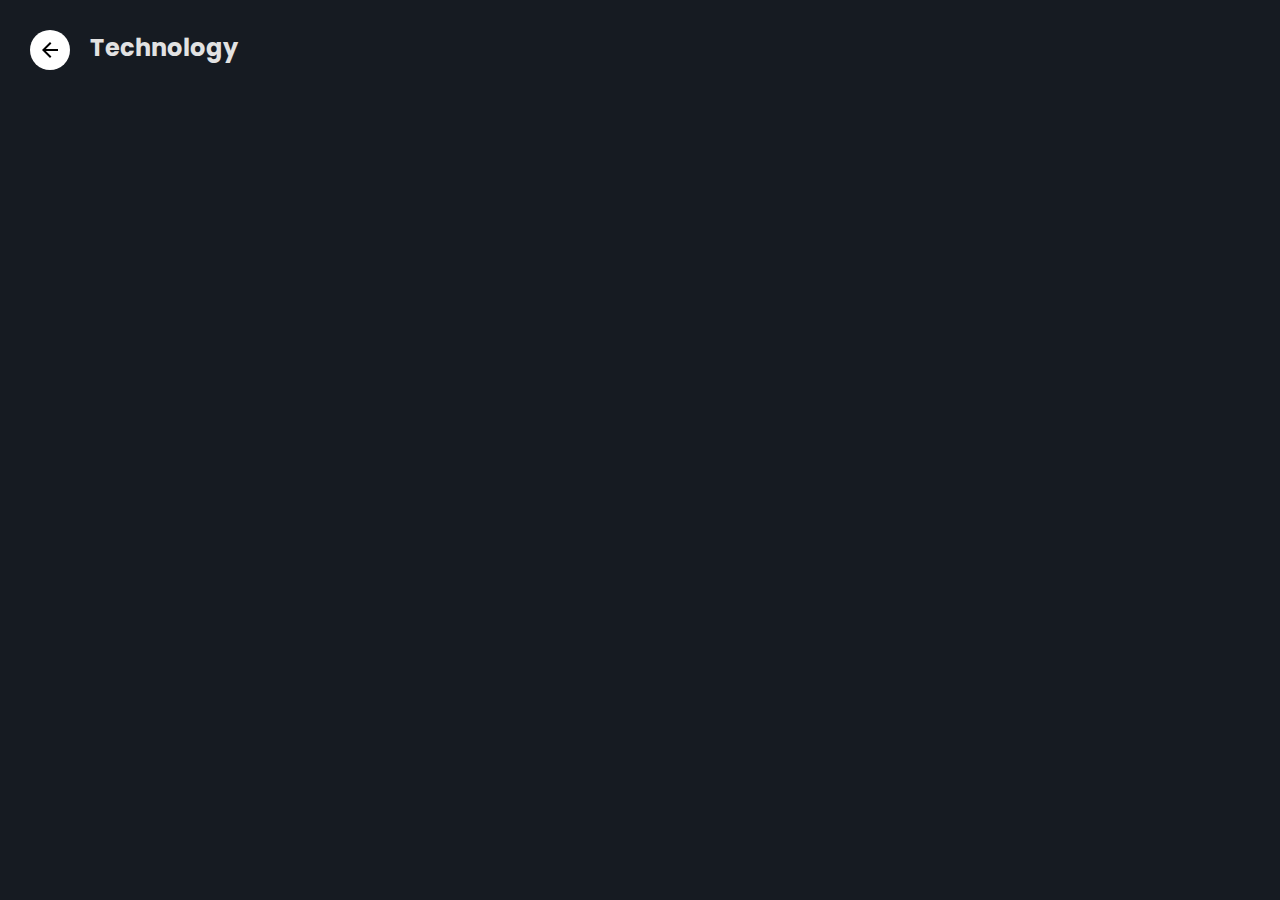
<file: technology.html>
<!DOCTYPE html>
<html lang="en">

<head>
    <meta charset="UTF-8">
    <meta name="viewport" content="width=device-width, initial-scale=1.0">
    <title>Technology</title>
    <link rel="stylesheet" href="style.css">
    <link rel="shortcut icon" href="images/logo.png" type="image/x-icon">
</head>

<body>
    <header>
        <nav>
            <div class="links"> <a href="/IG-Image-Gallery/photos.html"><svg xmlns="http://www.w3.org/2000/svg" height="24px"
                        viewBox="0 -960 960 960" width="24px" fill="black">
                        <path d="m313-440 224 224-57 56-320-320 320-320 57 56-224 224h487v80H313Z" />
                    </svg></a>
                <h2>Technology</h2>
            </div>
        </nav>
    </header>

    <main>
        <section>
            <div class="gallery">
            </div>
        </section>
    </main>

</body>



<script>
    const API_KEY = "KuYPltiInS50eJHTtCBnDHoXAlgOeOPcSWmRwvdZxCc5VHVVzYpNN4NL";
    const gallery = document.querySelector(".gallery");

    async function loadCategory(category = "nature") {
        const url = `https://api.pexels.com/v1/search?query=${category}&per_page=50`;
        const response = await fetch(url, { headers: { Authorization: API_KEY } });
        const data = await response.json();

        gallery.innerHTML = data.photos
            .map(photo => `<div class="item"><img src="${photo.src.landscape}" alt="${photo.photographer}"> </div>`)
            .join('');
    }

    // Bas ye line change karke category badal:
    loadCategory("technology");

    setTimeout(() => {
        const images = document.querySelectorAll(".item img");

        images.forEach(img => {
            img.addEventListener("click", () => {
                // Create overlay
                const overlay = document.createElement("div");
                overlay.classList.add("overlay");

                // Add zoomed image + close button
                overlay.innerHTML = `
      <div class="overlay-content">
        <button class="close-btn" title="Close">
          <svg xmlns="http://www.w3.org/2000/svg" 
               viewBox="0 0 24 24" width="28" height="28" fill="#2e2e2e">
            <path d="M18 6L6 18M6 6l12 12" stroke="white" stroke-width="2" stroke-linecap="round"/>
          </svg>
        </button>
        <img src="${img.src}" class="zoomed">
        <button class="download-btn" title="Download Image" >Download</button>
      </div>
    `;

                document.body.appendChild(overlay);

                // Close when button clicked
                const closeBtn = overlay.querySelector(".close-btn");
                closeBtn.addEventListener("click", () => overlay.remove());

                // Also close when user clicks outside image area
                overlay.addEventListener("click", (e) => {
                    if (e.target === overlay) overlay.remove();
                });

                const downloadBtn = document.querySelector(".download-btn");
                const zoomedImg = document.querySelector(".zoomed");

                downloadBtn.addEventListener("click", async () => {
                    const imageURL = zoomedImg.src;
                    const fileName = "gallery-image-" + Date.now() + ".jpg";

                    try {
                        const response = await fetch(imageURL);
                        const blob = await response.blob();
                        const link = document.createElement("a");
                        link.href = URL.createObjectURL(blob);
                        link.download = fileName;
                        link.click();
                        URL.revokeObjectURL(link.href); // cleanup memory
                    } catch (error) {
                        alert("Download failed 😕");
                    }
                });
            });
        });
    }, 4000);
</script>


</html>
</file>
<file: style.css>
@import url('https://fonts.googleapis.com/css2?family=Poppins:ital,wght@0,100;0,200;0,300;0,400;0,500;0,600;0,700;0,800;0,900;1,100;1,200;1,300;1,400;1,500;1,600;1,700;1,800;1,900&display=swap');

* {
  padding: 0;
  margin: 0;
  box-sizing: border-box;
}

body {
  background-color: #161b22;
  font-family: "Poppins";
}

nav {
  width: 100%;
  display: flex;
  justify-content: space-between;
  align-items: center;
  padding: 30px 30px 10px 30px;
  color: #e2e2e2;
  gap: 20px;
  margin-bottom: 20px;
}

nav img{
  width: 80px;
  height: 40px;
  object-fit: cover;
  border-radius: 4px;
}

nav ul {
  display: flex;
  justify-content: center;
  align-items: center;
  list-style: none;
  gap: 30px;
}

nav li a {
  color: #e2e2e2;
  font-size: 1.25rem;
  text-decoration: none;
}

nav .links {
  display: flex;
  gap: 20px;
}

.active a{
  color: #27ae60;
}


nav .links a {
  width: 40px;
  height: 40px;
  background-color: #fff;
  border-radius: 50%;
  display: flex;
  justify-content: center;
  align-items: center;
}

ul svg {
  cursor: pointer;
}

.hide {
  display: none;
}

/* Sidebar Styles */
.sidebar {
  position: absolute;
  top: 80px;
  right: 22px;
  height: max-content;
  width: 180px;
  z-index: 999;
  border-radius: 14px;
  padding: 10px 10px;
  background-color: #272626ef;
  /* backdrop-filter: blur(10px) ;  */
  /* box-shadow: -10px 0 10px rgb(0, 0, 0, 0.2); */
  display: none;
  flex-direction: column;
  align-items: flex-start;
  justify-content: flex-start;
}

ul.sidebar {
  list-style: none;
}

.sidebar li {
  width: 100%;
  padding: 10px 0 10px 10px;
}

.sidebar a {
  width: 100%;
  color: #e2e2e2;
  text-decoration: none;
}

.grid {
  width: 97%;
  margin: 20px auto;
  display: grid;
  justify-content: center;
  grid-template-columns: 1fr 1fr 1fr;
  grid-template-rows: 1fr 1fr 1fr 1fr 1fr 1fr;
  grid-template-areas:
    "box1 box1 box2"
    "box3 box4 box5"
    "box6 box7 box7"
    "box8 box9 box10"
    "box11 box11 box12"
    "box13 box14 box15";
  gap: 1em;
}

.item {

  border-radius: 20px;
  height: 300px;
  cursor: pointer;
  position: relative;
  overflow: hidden;
}

.item img {
  height: 100%;
  width: 100%;
  border-radius: 20px;
  object-fit: cover;
  transition: transform 0.5s ease;
}

.item:hover img {
  transform: scale(1.1);
}

.item a:nth-child(2) {
  all: unset;
  display: flex;
  justify-content: center;
  align-items: center;
  width: 40px;
  height: 40px;
  border-radius: 100px;
  background-color: white;
  text-transform: capitalize;
  position: absolute;
  right: 5px;
  top: 5px;
}

.overlay {
  position: fixed;
  top: 0;
  left: 0;
  width: 100vw;
  height: 100vh;
  background: rgba(0, 0, 0, 0.85);
  display: flex;
  justify-content: center;
  align-items: center;
  z-index: 9999;
}

.overlay-content {
  position: relative;
  animation: zoomIn 0.5s ease;
}

@keyframes zoomIn {
  from {
    transform: scale(0.8);
    opacity: 0;
  }

  to {
    transform: scale(1);
    opacity: 1;
  }
}

.zoomed {
  max-width: 90%;
  max-height: 90%;
  margin-inline: 10px;
  border-radius: 12px;
  box-shadow: 0 0 20px rgba(255, 255, 255, 0.3);
  box-sizing: border-box;
}

.close-btn {
  position: absolute;
  top: 10px;
  right: 125px;
  background: #27ae60;
  border: none;
  border-radius: 50%;
  cursor: pointer;
  padding: 7px;
  transition: 0.3s;
  display: flex;
  justify-content: center;
  align-items: center;
}

.close-btn svg {
  fill: white;
  width: 24px ;
  height: 24px ;
}

.download-btn {
  position: absolute;
  bottom: 15px;
  right: 120px;
  display: inline-block;
  margin-top: 15px;
  background: #27ae60;
  color: white;
  padding: 10px 20px;
  border-radius: 8px;
  font-size: 16px;
  font-weight: bold;
  border: none;
  cursor: pointer;
  transition: background 0.3s ease, transform 0.3s ease;
}

.category .item {
  width: 97%;
  margin-inline: auto;
  height: 400px;
  margin-bottom: 20px;
}

.gallery {
  margin-top: 20px;
  margin-bottom: 20px;
  display: flex;
  justify-content: space-evenly;
  margin-inline: auto;
  flex-wrap: wrap;
  gap: 1em;
  box-sizing: border-box;
}

.gallery .item {
  width: 48vw;
}

.gallery img {

  object-fit: cover;
}

.category .item span {
  position: absolute;
  top: 50%;
  left: 50%;
  z-index: 999;
  transform: translate(-50%, -50%);
  color: #fff;
  font-size: 48px;
  font-weight: 600;
}

@media (max-width: 500px) {

  .nav-links {
    display: none;
  }

  .close-btn {
    position: absolute;
    top: 5px;
    right: 14px;
  }

  .close-btn {
    width: 14px;
    height: 14px;
  }

  .grid {
    all: unset;
  }

  .hide {
    display: block !important;
  }

  .item {
    width: 85%;
    height: 300px;
    margin-inline: auto;
    margin-bottom: 20px;
  }

  .item img {
    width: 100%;
    height: 300px;
  }

  .item a:nth-child(2) {
    width: 30px;
    height: 30px;
  }

  .item a:nth-child(2) svg {
    height: 12px;
    width: 12px;
  }

  .gallery .item {
    width: 90%;
    height: 300px;
  }

  .gallery .item img {
    height: 300px;
  }

  .category .item {
    width: 90%;
    height: 300px;
  }

  .category .item img {
    height: 300px;
  }

  .close-btn {
    padding: 2px 4px;
    right: 20px;
  }

}
</file>
